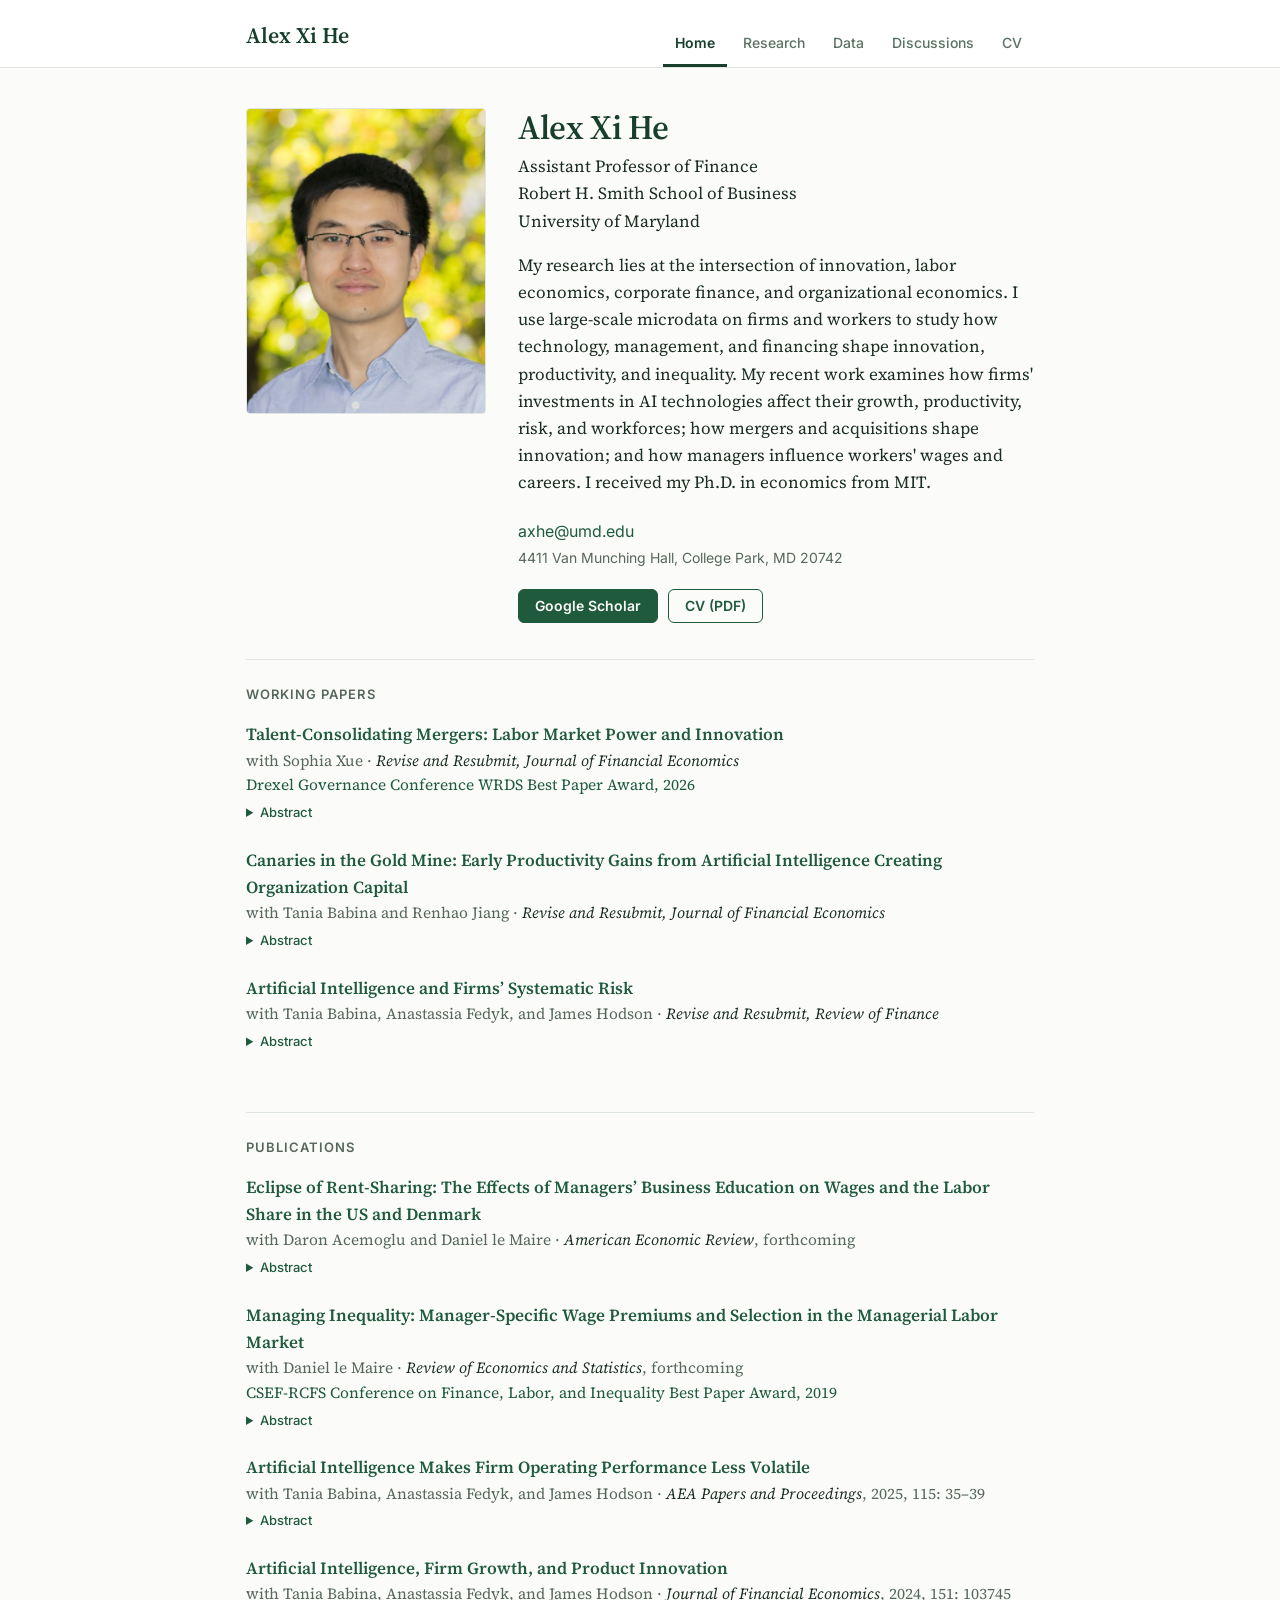
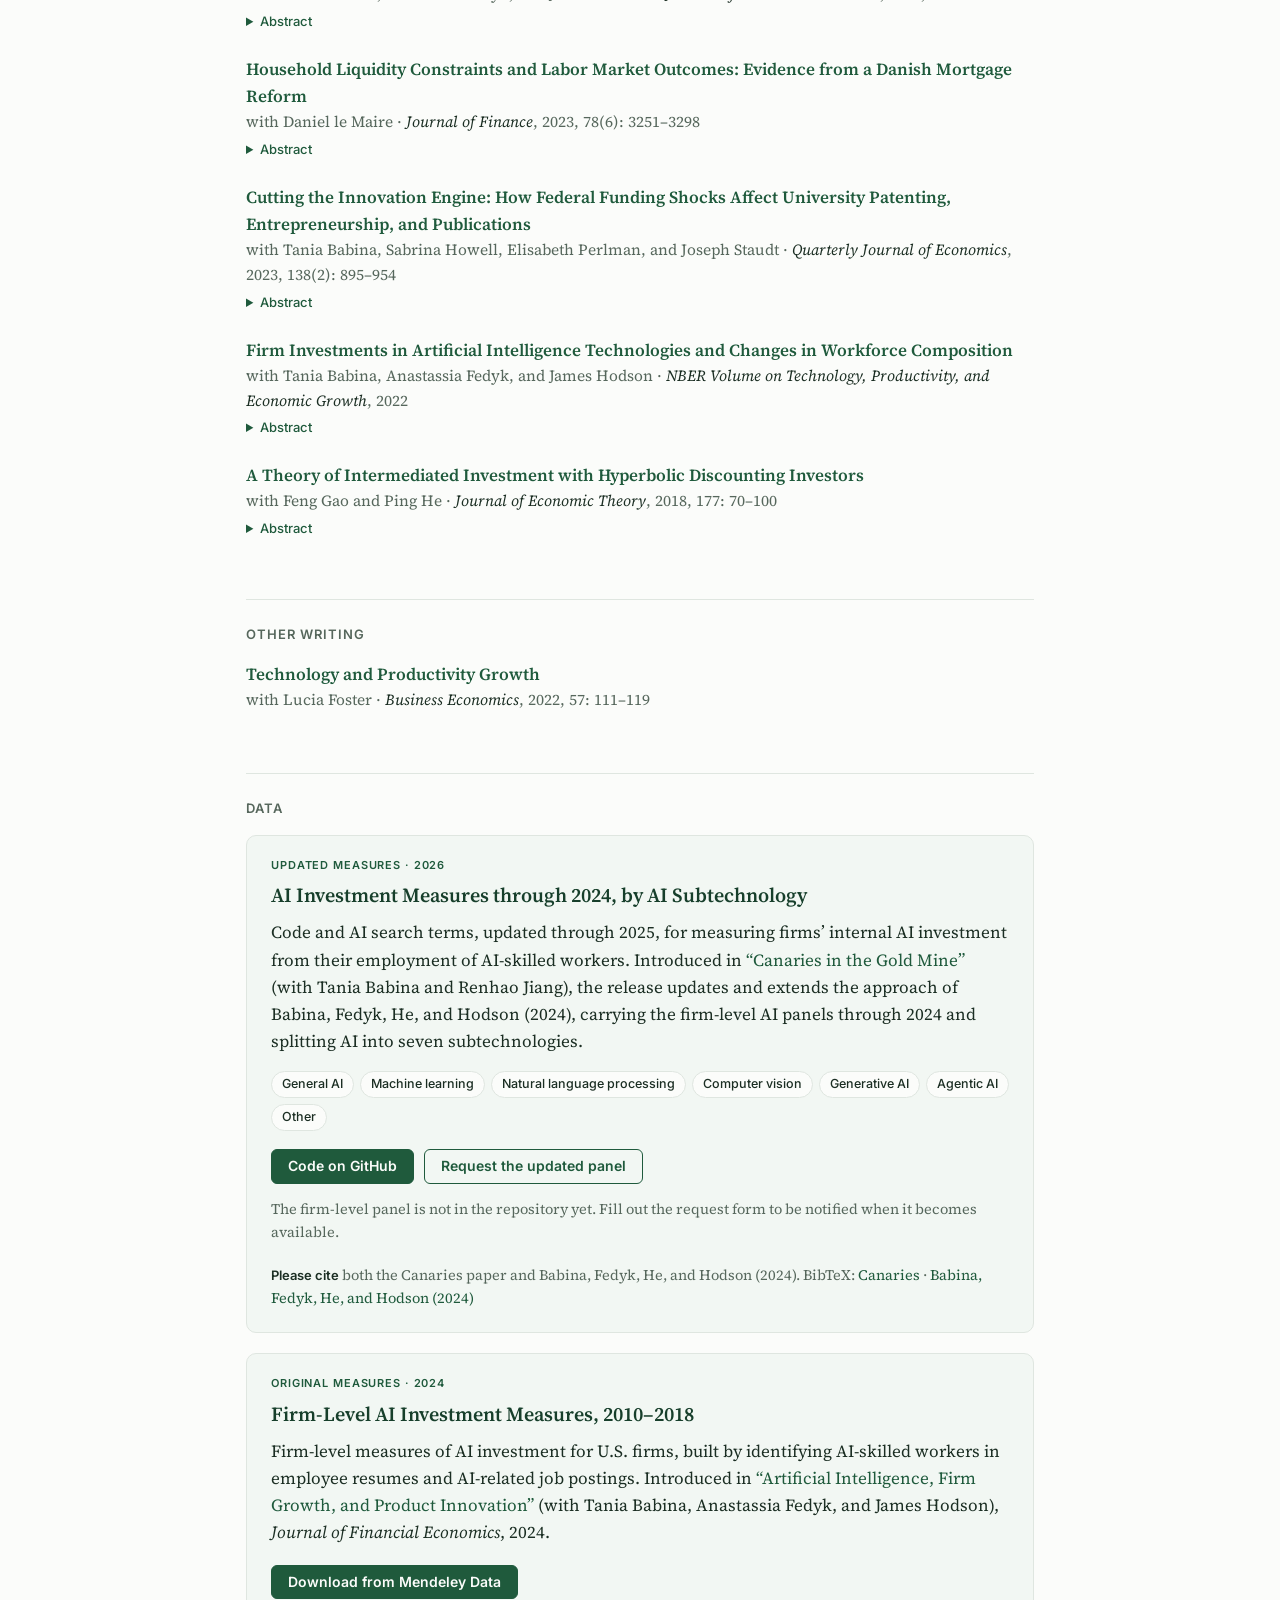
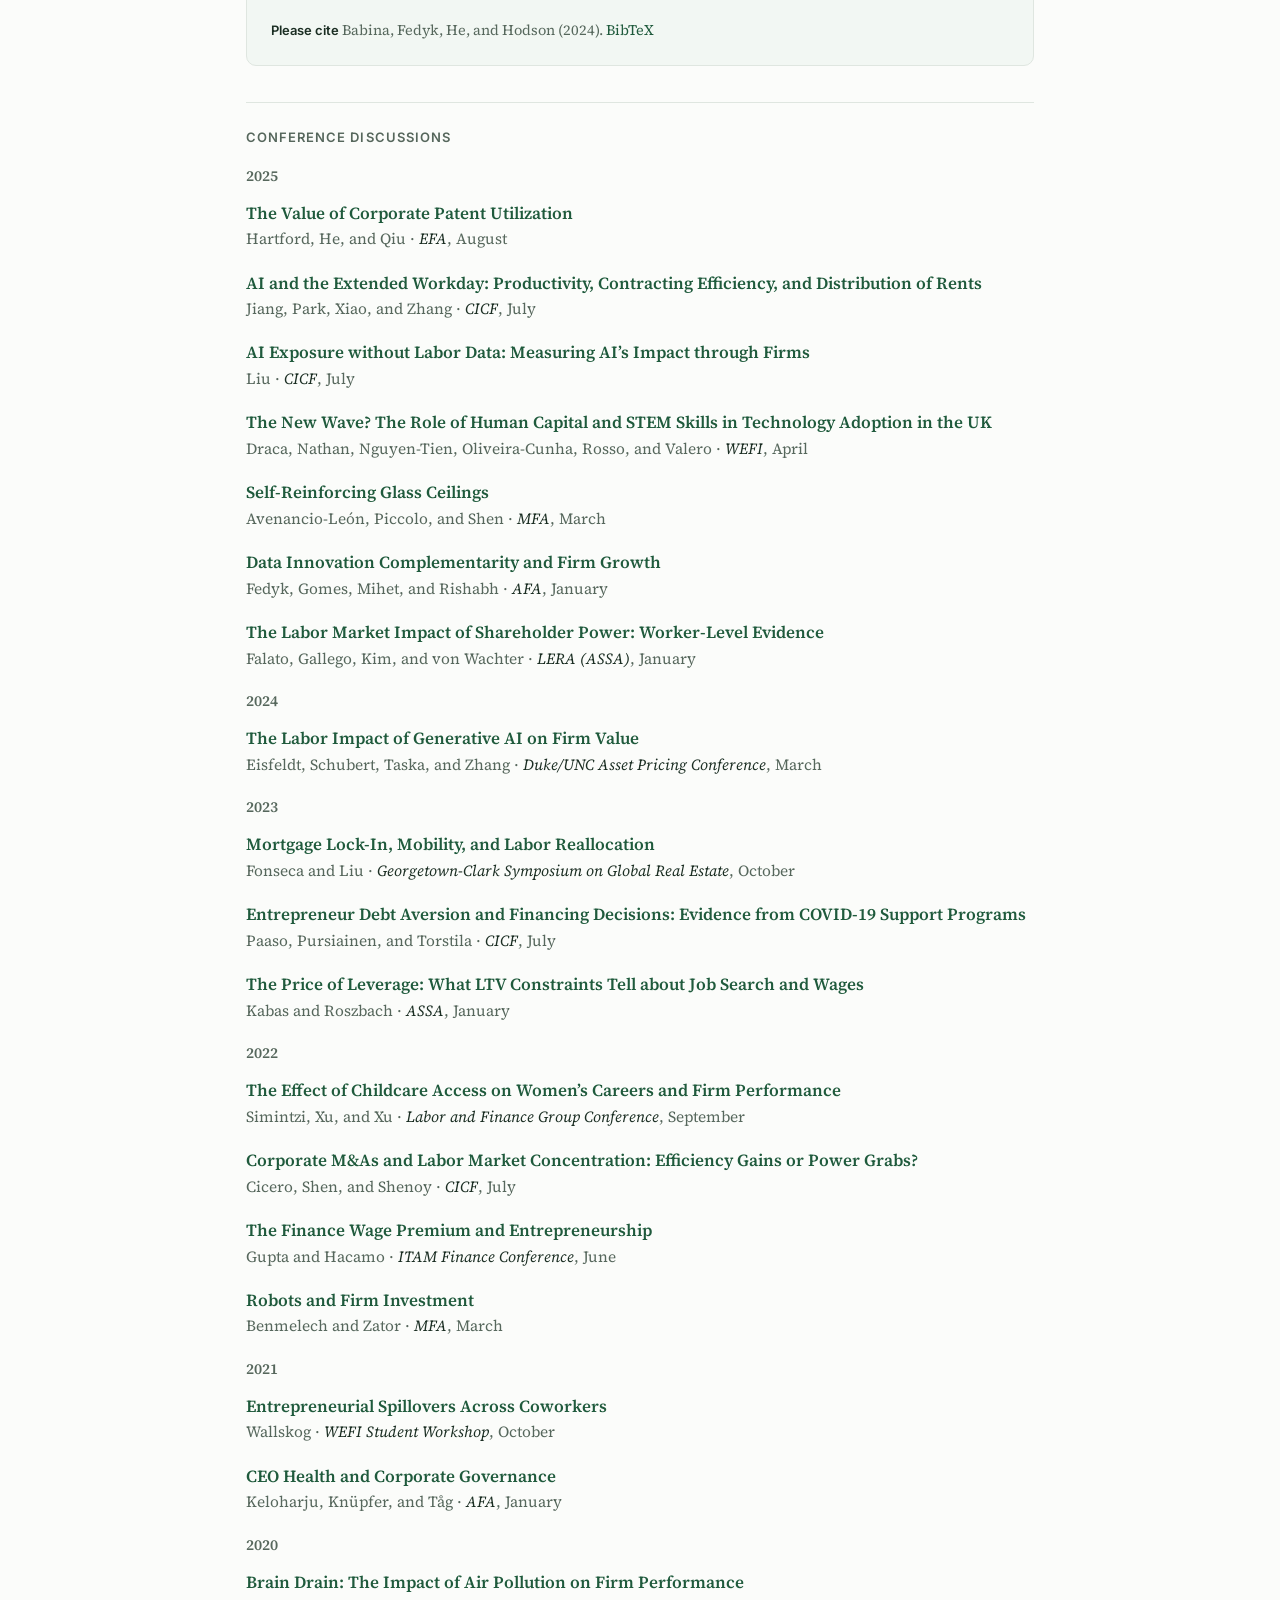
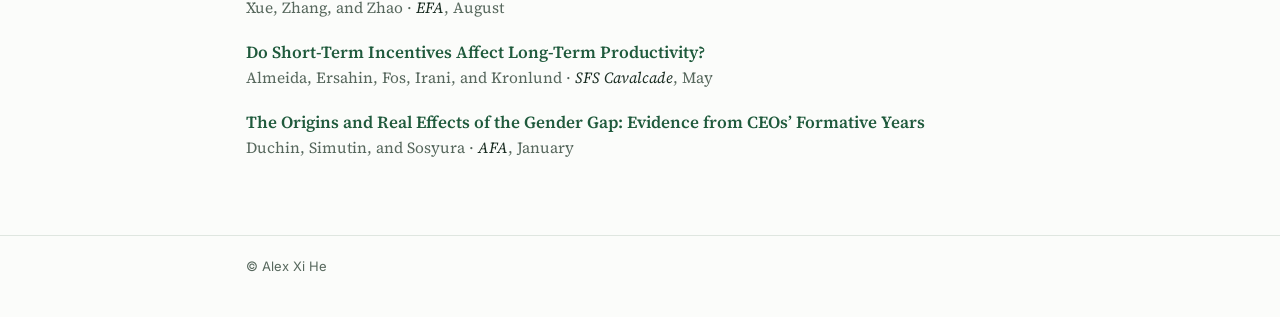
<file: index.html>
<!doctype html>
<html lang="en">
<head>
<meta charset="utf-8">
<meta name="viewport" content="width=device-width, initial-scale=1">
<title>Alex Xi He</title>
<meta name="description" content="Alex Xi He, Assistant Professor of Finance at the Robert H. Smith School of Business, University of Maryland.">
<link rel="preconnect" href="https://fonts.googleapis.com">
<link rel="preconnect" href="https://fonts.gstatic.com" crossorigin>
<link href="https://fonts.googleapis.com/css2?family=Source+Serif+4:ital,opsz,wght@0,8..60,400;0,8..60,600;1,8..60,400&family=Inter:wght@400;500;600&display=swap" rel="stylesheet">
<link rel="stylesheet" href="style.css">
</head>
<body>

<header class="site-head">
  <div class="wrap">
    <a class="site-name" href="#home">Alex Xi He</a>
    <nav class="tabs">
      <a class="active" href="#home">Home</a>
      <a href="#research">Research</a>
      <a href="#data">Data</a>
      <a href="#discussions">Discussions</a>
      <a href="cv.pdf">CV</a>
    </nav>
  </div>
</header>

<main class="wrap">
  <section id="home">
    <div class="intro">
      <img src="photo.jpg" alt="Alex Xi He" onerror="this.remove()">
      <div>
        <h1>Alex Xi He</h1>
        <p class="role">Assistant Professor of Finance<br>Robert H. Smith School of Business<br>University of Maryland</p>
        <p>My research lies at the intersection of innovation, labor economics, corporate finance, and organizational economics. I use large-scale microdata on firms and workers to study how technology, management, and financing shape innovation, productivity, and inequality. My recent work examines how firms' investments in AI technologies affect their growth, productivity, risk, and workforces; how mergers and acquisitions shape innovation; and how managers influence workers' wages and careers. I received my Ph.D. in economics from MIT.</p>
        <div class="contact">
          <div class="email"><a href="mailto:axhe@umd.edu">axhe@umd.edu</a></div>
          <div>4411 Van Munching Hall, College Park, MD 20742</div>
        </div>
        <div class="buttons">
          <a class="btn primary" href="https://scholar.google.com/citations?user=3Iqe1lYAAAAJ">Google Scholar</a>
          <a class="btn" href="cv.pdf">CV (PDF)</a>
        </div>
      </div>
    </div>
  </section>

  <section id="research">
    <h2>Working Papers</h2>

    <div class="paper">
      <a class="title" href="https://ssrn.com/abstract=5276596">Talent-Consolidating Mergers: Labor Market Power and Innovation</a>
      <div class="meta">with Sophia Xue · <span class="venue">Revise and Resubmit, Journal of Financial Economics</span></div>
      <div class="award">Drexel Governance Conference WRDS Best Paper Award, 2026</div>
      <details>
        <summary>Abstract</summary>
        <p>This paper argues that mergers that substantially increase firms' labor market power can weaken inventors' incentives to innovate by limiting the rents they capture from their innovations. We test this mechanism using linked employer-employee data from the U.S. Census Bureau. At both target and acquiring firms, inventors who experience large increases in concentration in already concentrated labor markets capture a smaller share of the surplus from their innovations and produce fewer patents, particularly high-quality ones; they also have lower earnings and become less likely to change jobs after the merger. Inventors at non-merging firms likewise experience declines in patenting and earnings when mergers increase concentration in their labor markets. Our results are robust to comparing inventors within the same firm across technological fields and to controlling for field-specific shocks, and we find no comparable effects around failed mergers. Taken together, our findings show that labor market power shapes inventors' incentives and productivity and constitutes an overlooked channel through which M&amp;As affect innovation.</p>
      </details>
    </div>

    <div class="paper">
      <a class="title" href="https://ssrn.com/abstract=7345627">Canaries in the Gold Mine: Early Productivity Gains from Artificial Intelligence Creating Organization Capital</a>
      <div class="meta">with Tania Babina and Renhao Jiang · <span class="venue">Revise and Resubmit, Journal of Financial Economics</span></div>
      <details>
        <summary>Abstract</summary>
        <p>Using a new firm-level measure of AI investment based on AI-skilled employment, spanning machine learning through generative and agentic AI, we show that AI investments are associated with productivity growth in recent years, but not over the previous decade. We trace the productivity gains to the accumulation of organization capital that AI helps create: durable firm-specific knowledge acquired through learning-by-doing that enables more efficient production. We build a novel measure of organization capital based on workers' job descriptions and document that productivity gains are driven by AI-skilled jobs that build organization capital. Overall, our findings suggest that AI investment generates productivity growth by creating organization capital.</p>
      </details>
    </div>

    <div class="paper">
      <a class="title" href="https://ssrn.com/abstract=4868770">Artificial Intelligence and Firms’ Systematic Risk</a>
      <div class="meta">with Tania Babina, Anastassia Fedyk, and James Hodson · <span class="venue">Revise and Resubmit, Review of Finance</span></div>
      <details>
        <summary>Abstract</summary>
        <p>We provide direct evidence that firms' investments in new technologies affect the composition of firms' risk profiles. Leveraging comprehensive data on firm-level artificial intelligence (AI) investments, we document that firms that invest more in AI experience increases in their systematic risk, measured by market beta. This is unique to AI: robotics, IT, organizational capital, and R&amp;D investments do not display similar effects. Our results are consistent with AI investments creating growth options: AI-investing firms become more growth-like, and the effect on market betas concentrates during market upswings and periods of increased news and attention around AI advances.</p>
      </details>
    </div>
  </section>

  <section>
    <h2>Publications</h2>

    <div class="paper">
      <a class="title" href="https://ssrn.com/abstract=4059303">Eclipse of Rent-Sharing: The Effects of Managers’ Business Education on Wages and the Labor Share in the US and Denmark</a>
      <div class="meta">with Daron Acemoglu and Daniel le Maire · <span class="venue">American Economic Review</span>, forthcoming</div>
      <details>
        <summary>Abstract</summary>
        <p>We provide evidence from the US and Denmark that CEOs with a business degree (“business managers”) reduce wages and the labor share (relative to non-business managers). Within five years of the appointment of a business manager, wages decline by 6% and the labor share by 5 percentage points in the US, and by 3% and 3 percentage points in Denmark. Firms appointing business managers are not on differential trends and do not enjoy higher output, investment, or employment growth thereafter. Using manager retirements and deaths and an IV strategy based on the composition of the board of directors at the time of new CEO appointments, we present additional evidence that these are causal effects. Exploiting exogenous export demand shocks, we establish that a key mechanism for these wage effects is changes in rent-sharing practices following the appointment of business managers and provide evidence suggesting that these effects are driven by business managers prioritizing shareholder value.</p>
      </details>
    </div>

    <div class="paper">
      <a class="title" href="https://ssrn.com/abstract=3481262">Managing Inequality: Manager-Specific Wage Premiums and Selection in the Managerial Labor Market</a>
      <div class="meta">with Daniel le Maire · <span class="venue">Review of Economics and Statistics</span>, forthcoming</div>
      <div class="award">CSEF-RCFS Conference on Finance, Labor, and Inequality Best Paper Award, 2019</div>
      <details>
        <summary>Abstract</summary>
        <p>This paper uses a manager-firm-worker matched dataset covering the entire Danish population to identify manager effects on worker wages. We show that manager-specific wage premiums are almost as important as firm-specific wage premiums in explaining between-firm wage inequality. Managers who pay higher wages are more likely to be replaced through acquisitions. Manager-specific wage premiums are uncorrelated with productivity and seem to stem from managers’ traits and fairness views. Our results highlight the role of managers in understanding between-firm wage inequality and suggest that the managerial labor market tends to select low-paying managers and redistribute wealth from workers to shareholders.</p>
      </details>
    </div>

    <div class="paper">
      <a class="title" href="aeapp.pdf">Artificial Intelligence Makes Firm Operating Performance Less Volatile</a>
      <div class="meta">with Tania Babina, Anastassia Fedyk, and James Hodson · <span class="venue">AEA Papers and Proceedings</span>, 2025, 115: 35–39</div>
      <details>
        <summary>Abstract</summary>
        <p>How does artificial intelligence (AI) affect the volatility of firms' operational performance? We leverage detailed employer-employee data to link firm-level AI investments to the volatility of firm sales, earnings, and cash flows. Our results indicate that firms that invest more in AI experience reductions in the volatility of all three measures of operational performance compared to firms with lower AI investments. This finding highlights how adoption of technologies such as AI can benefit firms not only by increasing the first moment of their operational performance (e.g., raising sales) but also by reducing the second moment (lowering volatility).</p>
      </details>
    </div>

    <div class="paper">
      <a class="title" href="jfe.pdf">Artificial Intelligence, Firm Growth, and Product Innovation</a>
      <div class="meta">with Tania Babina, Anastassia Fedyk, and James Hodson · <span class="venue">Journal of Financial Economics</span>, 2024, 151: 103745</div>
      <details>
        <summary>Abstract</summary>
        <p>We study the use and economic impact of AI technologies. We propose a new measure of firm-level AI investments using employee resumes. Our measure reveals a stark increase in AI investments across sectors. AI-investing firms experience higher growth in sales, employment, and market valuations. This growth comes primarily through increased product innovation. Our results are robust to instrumenting AI investments using firms’ exposure to universities’ supply of AI graduates. AI-powered growth concentrates among larger firms and is associated with higher industry concentration. Our results highlight that new technologies like AI can contribute to growth and superstar firms through product innovation.</p>
      </details>
    </div>

    <div class="paper">
      <a class="title" href="jf.pdf">Household Liquidity Constraints and Labor Market Outcomes: Evidence from a Danish Mortgage Reform</a>
      <div class="meta">with Daniel le Maire · <span class="venue">Journal of Finance</span>, 2023, 78(6): 3251–3298</div>
      <details>
        <summary>Abstract</summary>
        <p>We study the causal effect of liquidity constraints on individual labor market outcomes by exploiting the 1992 mortgage reform in Denmark, which for the first time allowed homeowners to borrow against housing equity for nonhousing purposes. Following the reform, liquidity-constrained homeowners increased debt levels and had higher earnings growth and lower employment rates. The option to borrow against housing equity enabled liquidity-constrained individuals to move to high-wage jobs and invest in valuable human and physical capital. The results imply that relaxing household liquidity constraints during recessions can create better job matches, potentially increasing earnings and output in the longer run.</p>
      </details>
    </div>

    <div class="paper">
      <a class="title" href="qje.pdf">Cutting the Innovation Engine: How Federal Funding Shocks Affect University Patenting, Entrepreneurship, and Publications</a>
      <div class="meta">with Tania Babina, Sabrina Howell, Elisabeth Perlman, and Joseph Staudt · <span class="venue">Quarterly Journal of Economics</span>, 2023, 138(2): 895–954</div>
      <details>
        <summary>Abstract</summary>
        <p>This article studies how federal funding affects the innovation outputs of university researchers. We link person-level research grants from 22 universities to patents, publications, and career outcomes from the U.S. Census Bureau. We focus on the effects of large, idiosyncratic, and temporary cuts to federal funding in a researcher’s preexisting narrow field of study. Using an event study design, we document that these negative federal funding shocks reduce high-tech entrepreneurship and publications but increase patenting. The lost publications tend to be higher quality and more basic, whereas the additional patents tend to be lower quality, less general, and more often privately assigned. These federal funding cuts lead to an increase in private funding, which partially compensates for the decline in federal funding. Together with evidence from industry-university contracts, the results suggest that federal funding cuts shift university research funding from federal to private sources and lead to innovation outputs that are less openly accessible and more often appropriated by corporate funders.</p>
      </details>
    </div>

    <div class="paper">
      <a class="title" href="nber.pdf">Firm Investments in Artificial Intelligence Technologies and Changes in Workforce Composition</a>
      <div class="meta">with Tania Babina, Anastassia Fedyk, and James Hodson · <span class="venue">NBER Volume on Technology, Productivity, and Economic Growth</span>, 2022</div>
      <details>
        <summary>Abstract</summary>
        <p>We study the shifts in U.S. firms’ workforce composition and organization associated with the use of AI technologies. To do so, we leverage a unique combination of worker resume and job postings datasets to measure firm-level AI investments and workforce composition variables, such as educational attainment, specialization, and hierarchy. We document that firms with higher initial shares of highly educated workers and STEM workers invest more in AI. As firms invest in AI, they tend to transition to more educated workforces, with higher shares of workers with undergraduate and graduate degrees, and more specialization in STEM fields and IT and analysis skills. Furthermore, AI investments are associated with a flattening of the firms’ hierarchical structure, with significant increases in the share of workers at the junior level and decreases in shares of workers in middle-management and senior roles. Overall, our results highlight that adoption of AI technologies are associated with significant reorganization of firms’ workforces.</p>
      </details>
    </div>

    <div class="paper">
      <a class="title" href="jet.pdf">A Theory of Intermediated Investment with Hyperbolic Discounting Investors</a>
      <div class="meta">with Feng Gao and Ping He · <span class="venue">Journal of Economic Theory</span>, 2018, 177: 70–100</div>
      <details>
        <summary>Abstract</summary>
        <p>Financial intermediaries may reduce welfare losses caused by hyperbolic discounting investors, who may liquidate their investment prematurely when the liquidation cost is low. In a competitive equilibrium, sophisticated investors are offered contracts with perfect commitment, and first best results are achieved; naïve investors are attracted by contracts that offer seemingly attractive returns in the long run but introduce discontinuous penalties for early withdrawal. If the investor types are private information, naïve investors withdraw early and cross-subsidize sophisticated investors. When a secondary market for long-term contracts opens for trading, financial intermediaries are compelled to offer contracts that have more flexible withdrawal options with linear schemes, and the welfare of naïve investors is improved. Arbitrage-free linear contracts allow for a unique term structure for interest rates that includes a premium for naïveté. Solvency requirements may limit competition for contracts and result in positive profits; banks that have capital are able to compete more aggressively, which improves investor welfare.</p>
      </details>
    </div>
  </section>

  <section>
    <h2>Other Writing</h2>
    <div class="paper">
      <a class="title" href="https://link.springer.com/article/10.1057/s11369-022-00262-7">Technology and Productivity Growth</a>
      <div class="meta">with Lucia Foster · <span class="venue">Business Economics</span>, 2022, 57: 111–119</div>
    </div>
  </section>

  <section id="data">
    <h2>Data</h2>

    <article class="dataset">
      <div class="kicker">Updated measures · 2026</div>
      <h3>AI Investment Measures through 2024, by AI Subtechnology</h3>
      <p>Code and AI search terms, updated through 2025, for measuring firms’ internal AI investment from their employment of AI-skilled workers. Introduced in <a href="https://ssrn.com/abstract=7345627">“Canaries in the Gold Mine”</a> (with Tania Babina and Renhao Jiang), the release updates and extends the approach of Babina, Fedyk, He, and Hodson (2024), carrying the firm-level AI panels through 2024 and splitting AI into seven subtechnologies.</p>
      <ul class="chips" aria-label="AI subtechnologies">
        <li>General AI</li><li>Machine learning</li><li>Natural language processing</li><li>Computer vision</li><li>Generative AI</li><li>Agentic AI</li><li>Other</li>
      </ul>
      <div class="buttons">
        <a class="btn primary" href="https://github.com/jrhao7/AI_productivity_replication">Code on GitHub</a>
        <a class="btn" href="https://docs.google.com/forms/d/1leNfi-6tRVNN--zjFR3mG8QoM46LSvpkQM6f9YpAtvI">Request the updated panel</a>
      </div>
      <p class="note">The firm-level panel is not in the repository yet. Fill out the request form to be notified when it becomes available.</p>
      <p class="cite"><span>Please cite</span> both the Canaries paper and Babina, Fedyk, He, and Hodson (2024). BibTeX: <a href="https://www.dropbox.com/scl/fi/vykez2d1gvylpv8ppl3wu/canaries.txt?rlkey=wlh3em7mu46xulg10yu5881b9&amp;dl=0">Canaries</a> · <a href="https://www.dropbox.com/scl/fi/y9ppdwrodptkkbmgns4ln/AI_1.txt?rlkey=xsd3hp9t7hijnbv5fkjr1rtb1&amp;st=9rz96a3j&amp;dl=0">Babina, Fedyk, He, and Hodson (2024)</a></p>
    </article>

    <article class="dataset">
      <div class="kicker">Original measures · 2024</div>
      <h3>Firm-Level AI Investment Measures, 2010–2018</h3>
      <p>Firm-level measures of AI investment for U.S. firms, built by identifying AI-skilled workers in employee resumes and AI-related job postings. Introduced in <a href="jfe.pdf">“Artificial Intelligence, Firm Growth, and Product Innovation”</a> (with Tania Babina, Anastassia Fedyk, and James Hodson), <em>Journal of Financial Economics</em>, 2024.</p>
      <div class="buttons">
        <a class="btn primary" href="https://data.mendeley.com/datasets/s26kxvspn7/2">Download from Mendeley Data</a>
      </div>
      <p class="cite"><span>Please cite</span> Babina, Fedyk, He, and Hodson (2024). <a href="https://www.dropbox.com/scl/fi/y9ppdwrodptkkbmgns4ln/AI_1.txt?rlkey=xsd3hp9t7hijnbv5fkjr1rtb1&amp;st=9rz96a3j&amp;dl=0">BibTeX</a></p>
    </article>
  </section>

  <section id="discussions">
    <h2>Conference Discussions</h2>
    <h3 class="year">2025</h3>
    <ol class="discussions">
      <li>
        <a class="title" href="discussions/EFA_discussion_HE.pdf">The Value of Corporate Patent Utilization</a>
        <div class="meta">Hartford, He, and Qiu · <span class="venue">EFA</span>, August</div>
      </li>
      <li>
        <a class="title" href="discussions/CICF_discussion_HE_1.pdf">AI and the Extended Workday: Productivity, Contracting Efficiency, and Distribution of Rents</a>
        <div class="meta">Jiang, Park, Xiao, and Zhang · <span class="venue">CICF</span>, July</div>
      </li>
      <li>
        <a class="title" href="discussions/CICF_discussion_HE_2.pdf">AI Exposure without Labor Data: Measuring AI’s Impact through Firms</a>
        <div class="meta">Liu · <span class="venue">CICF</span>, July</div>
      </li>
      <li>
        <a class="title" href="discussions/WEFI_discussion_HE.pdf">The New Wave? The Role of Human Capital and STEM Skills in Technology Adoption in the UK</a>
        <div class="meta">Draca, Nathan, Nguyen-Tien, Oliveira-Cunha, Rosso, and Valero · <span class="venue">WEFI</span>, April</div>
      </li>
      <li>
        <a class="title" href="discussions/MFA_discussion_HE%202.pdf">Self-Reinforcing Glass Ceilings</a>
        <div class="meta">Avenancio-León, Piccolo, and Shen · <span class="venue">MFA</span>, March</div>
      </li>
      <li>
        <a class="title" href="discussions/AFA_discussion_HE.pdf">Data Innovation Complementarity and Firm Growth</a>
        <div class="meta">Fedyk, Gomes, Mihet, and Rishabh · <span class="venue">AFA</span>, January</div>
      </li>
      <li>
        <a class="title" href="discussions/LERA_discussion_HE.pdf">The Labor Market Impact of Shareholder Power: Worker-Level Evidence</a>
        <div class="meta">Falato, Gallego, Kim, and von Wachter · <span class="venue">LERA (ASSA)</span>, January</div>
      </li>
    </ol>
    <h3 class="year">2024</h3>
    <ol class="discussions">
      <li>
        <a class="title" href="discussions/Duke_discussion_HE.pdf">The Labor Impact of Generative AI on Firm Value</a>
        <div class="meta">Eisfeldt, Schubert, Taska, and Zhang · <span class="venue">Duke/UNC Asset Pricing Conference</span>, March</div>
      </li>
    </ol>
    <h3 class="year">2023</h3>
    <ol class="discussions">
      <li>
        <a class="title" href="discussions/Georgetown_discussion_HE.pdf">Mortgage Lock-In, Mobility, and Labor Reallocation</a>
        <div class="meta">Fonseca and Liu · <span class="venue">Georgetown-Clark Symposium on Global Real Estate</span>, October</div>
      </li>
      <li>
        <a class="title" href="discussions/CICF_discussion_HE%202.pdf">Entrepreneur Debt Aversion and Financing Decisions: Evidence from COVID-19 Support Programs</a>
        <div class="meta">Paaso, Pursiainen, and Torstila · <span class="venue">CICF</span>, July</div>
      </li>
      <li>
        <a class="title" href="discussions/AEA_discussion_HE.pdf">The Price of Leverage: What LTV Constraints Tell about Job Search and Wages</a>
        <div class="meta">Kabas and Roszbach · <span class="venue">ASSA</span>, January</div>
      </li>
    </ol>
    <h3 class="year">2022</h3>
    <ol class="discussions">
      <li>
        <a class="title" href="discussions/LFG_discussion_HE.pdf">The Effect of Childcare Access on Women’s Careers and Firm Performance</a>
        <div class="meta">Simintzi, Xu, and Xu · <span class="venue">Labor and Finance Group Conference</span>, September</div>
      </li>
      <li>
        <a class="title" href="discussions/CICF_discussion_HE.pdf">Corporate M&amp;As and Labor Market Concentration: Efficiency Gains or Power Grabs?</a>
        <div class="meta">Cicero, Shen, and Shenoy · <span class="venue">CICF</span>, July</div>
      </li>
      <li>
        <a class="title" href="discussions/ITAM_discussion_HE.pdf">The Finance Wage Premium and Entrepreneurship</a>
        <div class="meta">Gupta and Hacamo · <span class="venue">ITAM Finance Conference</span>, June</div>
      </li>
      <li>
        <a class="title" href="discussions/MFA_discussion_HE.pdf">Robots and Firm Investment</a>
        <div class="meta">Benmelech and Zator · <span class="venue">MFA</span>, March</div>
      </li>
    </ol>
    <h3 class="year">2021</h3>
    <ol class="discussions">
      <li>
        <a class="title" href="discussions/WEFI_discussion.pdf">Entrepreneurial Spillovers Across Coworkers</a>
        <div class="meta">Wallskog · <span class="venue">WEFI Student Workshop</span>, October</div>
      </li>
      <li>
        <a class="title" href="discussions/AFA_discussion.pdf">CEO Health and Corporate Governance</a>
        <div class="meta">Keloharju, Knüpfer, and Tåg · <span class="venue">AFA</span>, January</div>
      </li>
    </ol>
    <h3 class="year">2020</h3>
    <ol class="discussions">
      <li>
        <a class="title" href="discussions/EFA_discussion.pdf">Brain Drain: The Impact of Air Pollution on Firm Performance</a>
        <div class="meta">Xue, Zhang, and Zhao · <span class="venue">EFA</span>, August</div>
      </li>
      <li>
        <a class="title" href="discussions/SFS_discussion_Almeida.pdf">Do Short-Term Incentives Affect Long-Term Productivity?</a>
        <div class="meta">Almeida, Ersahin, Fos, Irani, and Kronlund · <span class="venue">SFS Cavalcade</span>, May</div>
      </li>
      <li>
        <a class="title" href="discussions/AFA_discussion_Sosyura.pdf">The Origins and Real Effects of the Gender Gap: Evidence from CEOs’ Formative Years</a>
        <div class="meta">Duchin, Simutin, and Sosyura · <span class="venue">AFA</span>, January</div>
      </li>
    </ol>
  </section>

</main>

<footer>
  <div class="wrap">© Alex Xi He</div>
</footer>

<script>
  // Highlight the tab for the section currently in view.
  const tabs = document.querySelectorAll('.tabs a[href^="#"]');
  const sections = [...tabs].map(a => document.querySelector(a.getAttribute('href')));
  function update() {
    const y = window.scrollY + 120;
    let i = 0;
    sections.forEach((s, k) => { if (s.offsetTop <= y) i = k; });
    if (window.innerHeight + window.scrollY >= document.body.scrollHeight - 2) i = sections.length - 1;
    tabs.forEach((a, k) => a.classList.toggle('active', k === i));
  }
  addEventListener('scroll', update, { passive: true });
  update();
</script>

<script>
  // Count PDF opens (papers, CV, discussion slides) as GoatCounter events.
  document.addEventListener('click', e => {
    const a = e.target.closest('a[href$=".pdf"]');
    if (a && window.goatcounter && window.goatcounter.count)
      window.goatcounter.count({ path: decodeURIComponent(a.getAttribute('href')), title: a.textContent.trim(), event: true });
  });
</script>
<script data-goatcounter="https://alexxihe.goatcounter.com/count" async src="https://gc.zgo.at/count.js"></script>
</body>
</html>
</file>
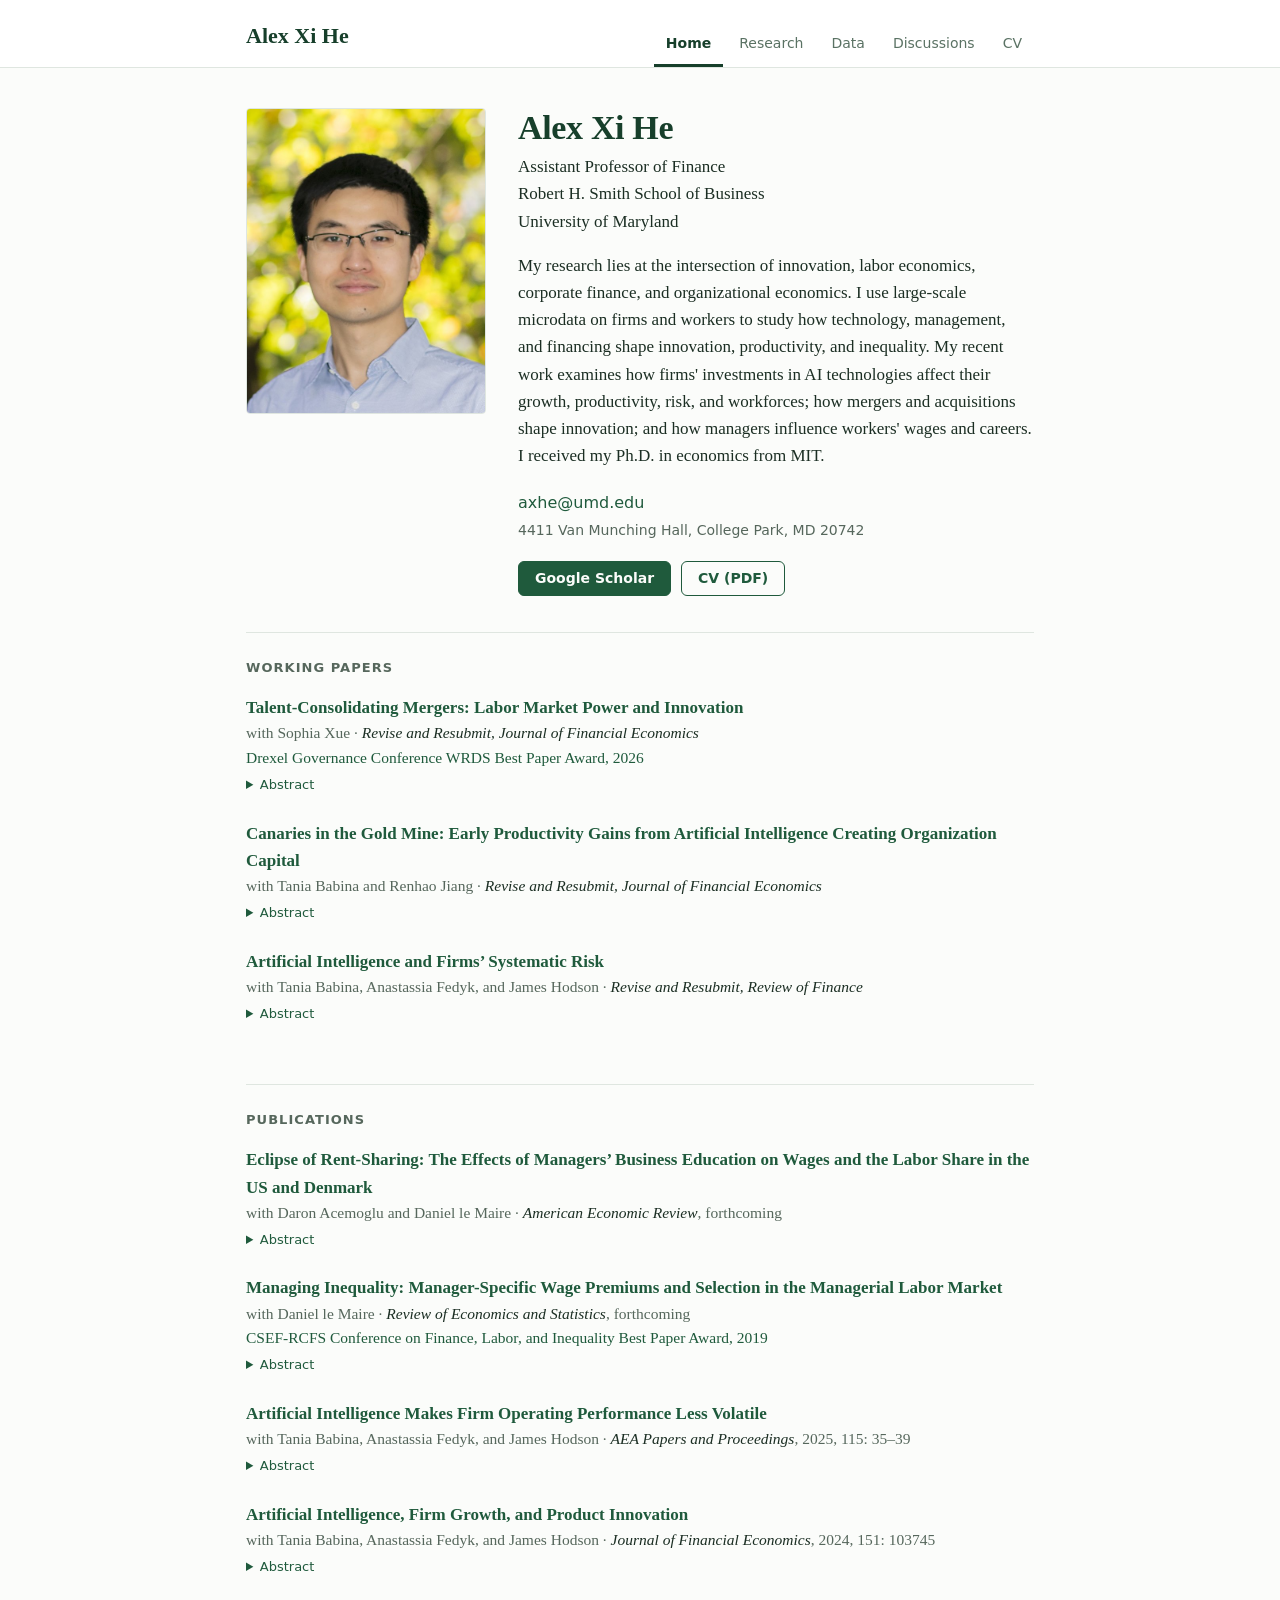
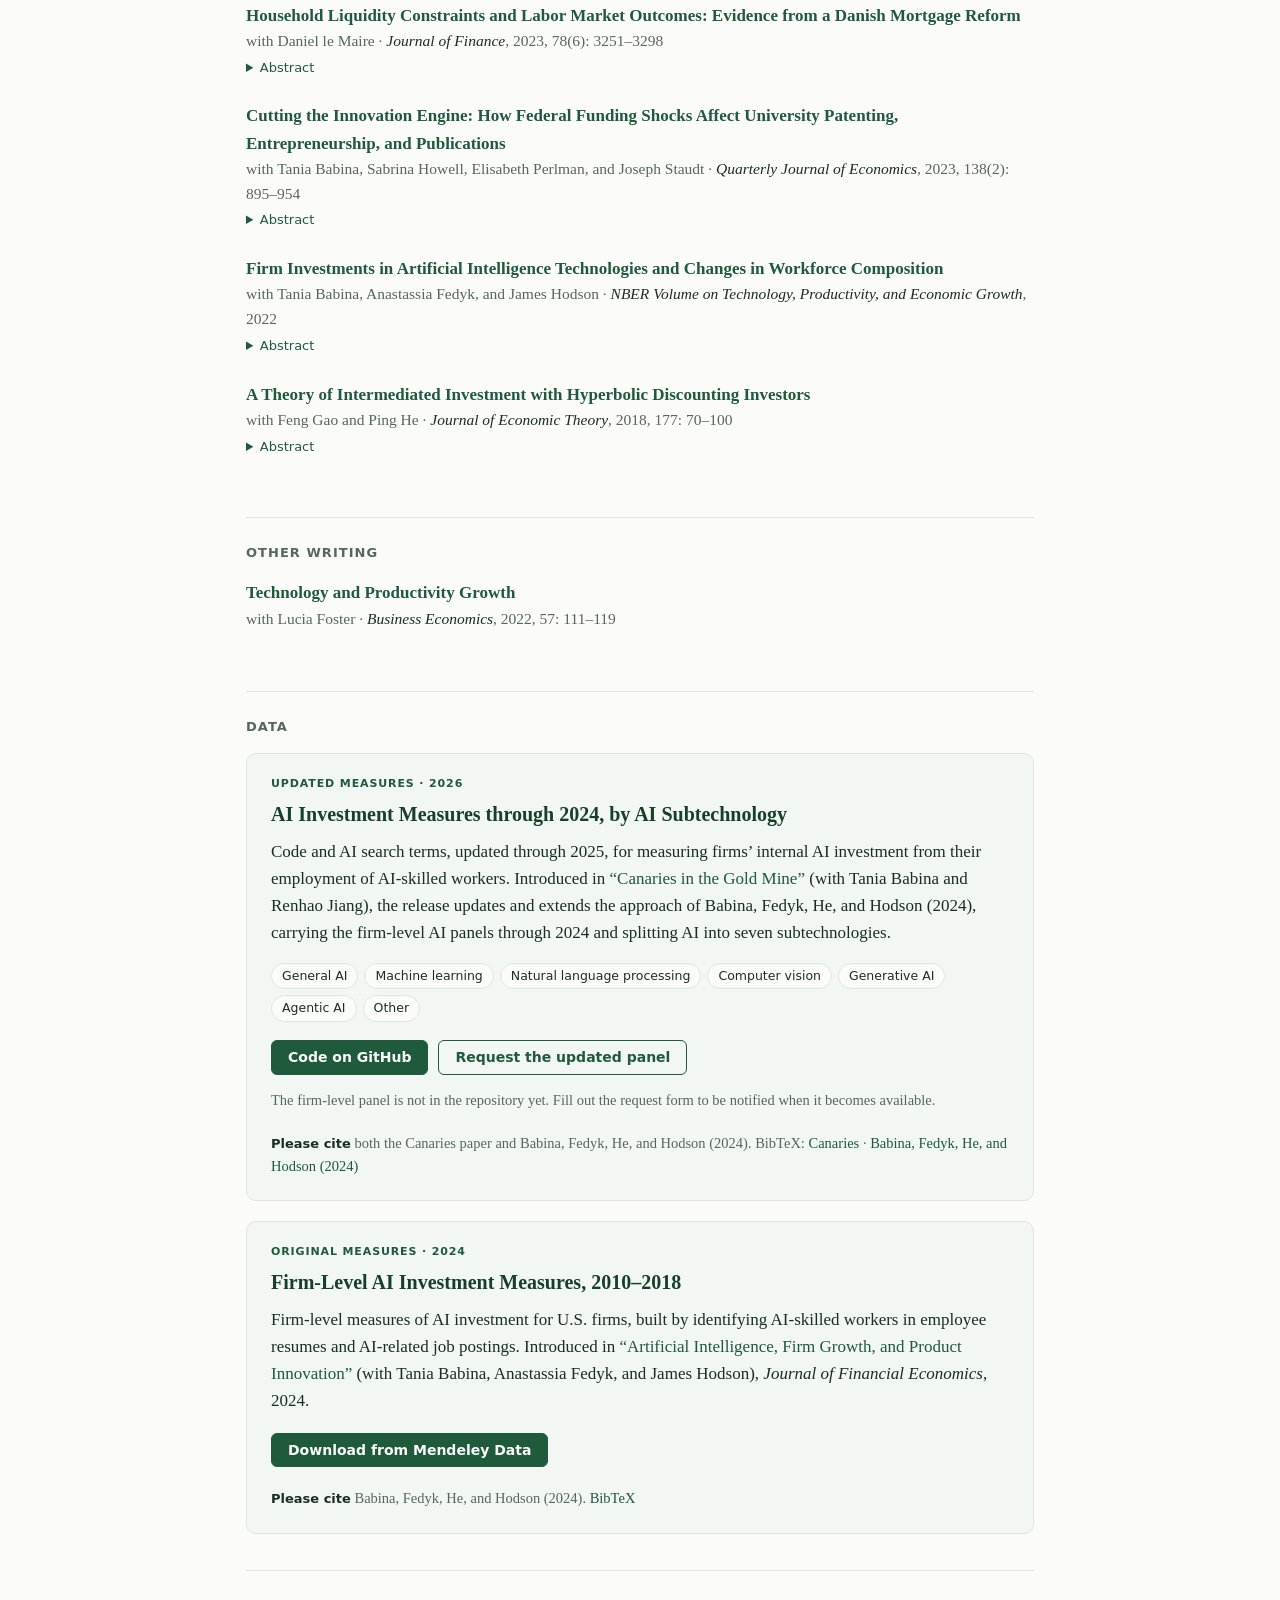
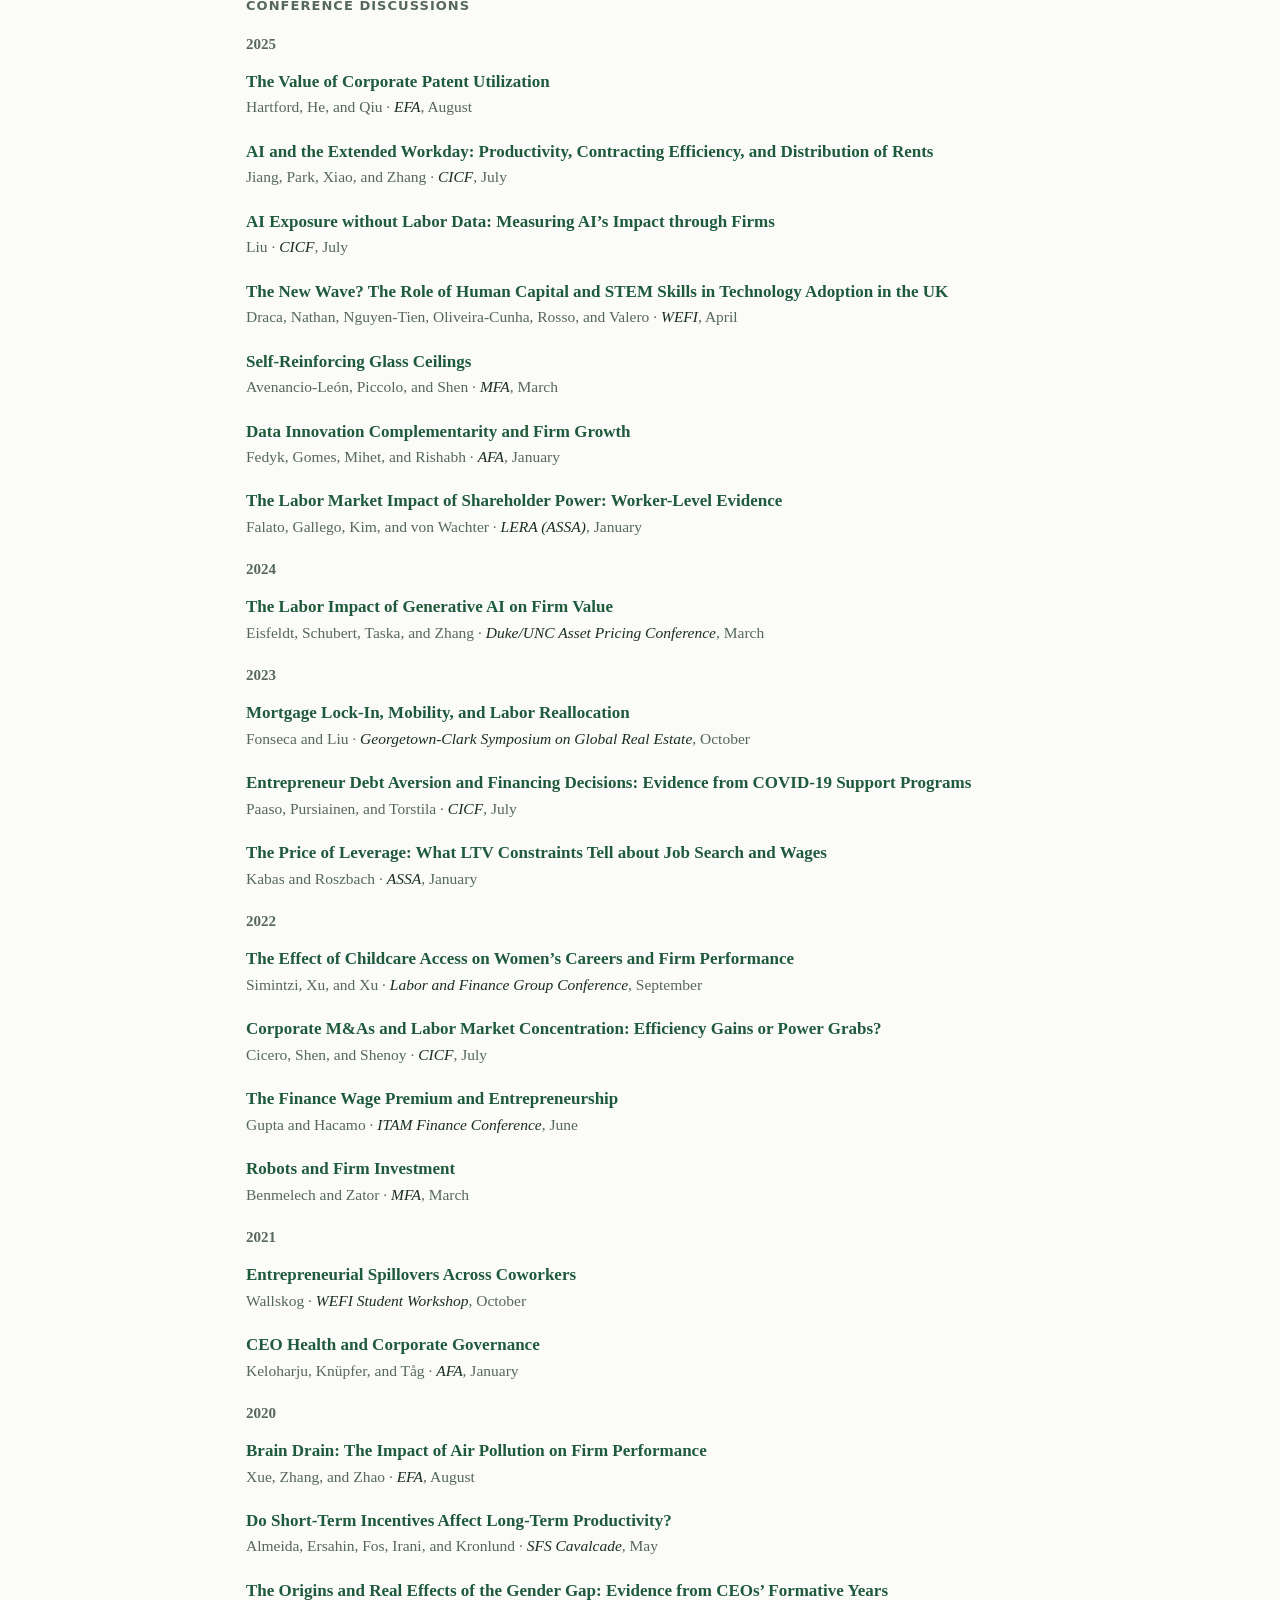
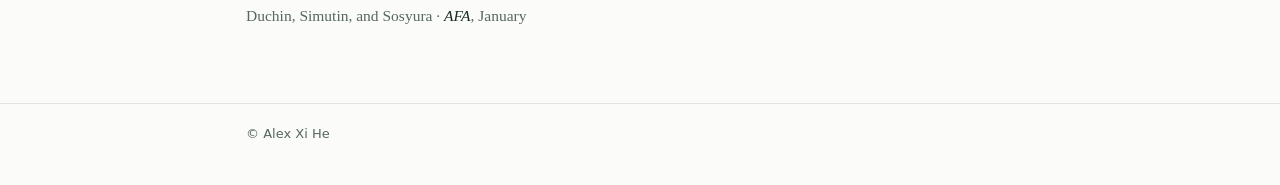
<file: research.html>
<!doctype html>
<html lang="en">
<head>
<meta charset="utf-8">
<title>Research · Alex Xi He</title>
<meta http-equiv="refresh" content="0; url=./#research">
<link rel="canonical" href="./#research">
</head>
<body><a href="./#research">Research</a></body>
</html>
</file>
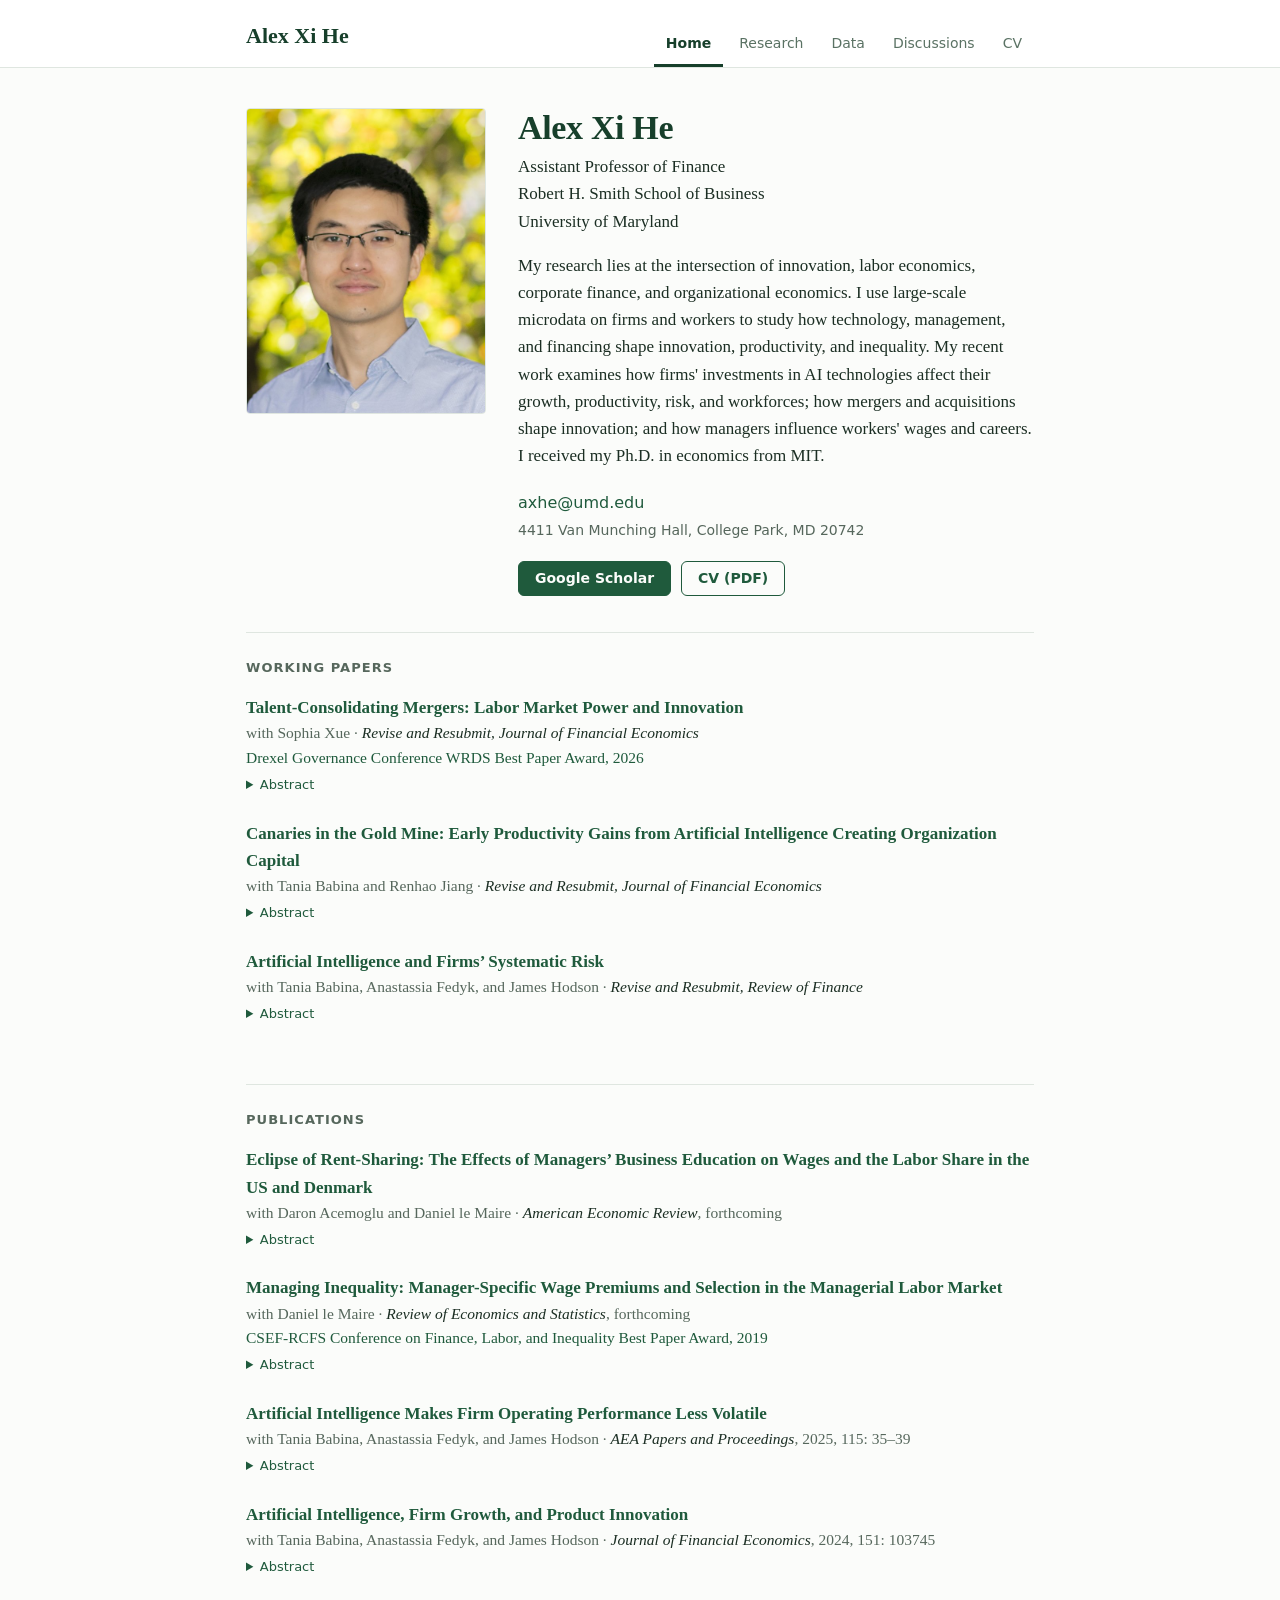
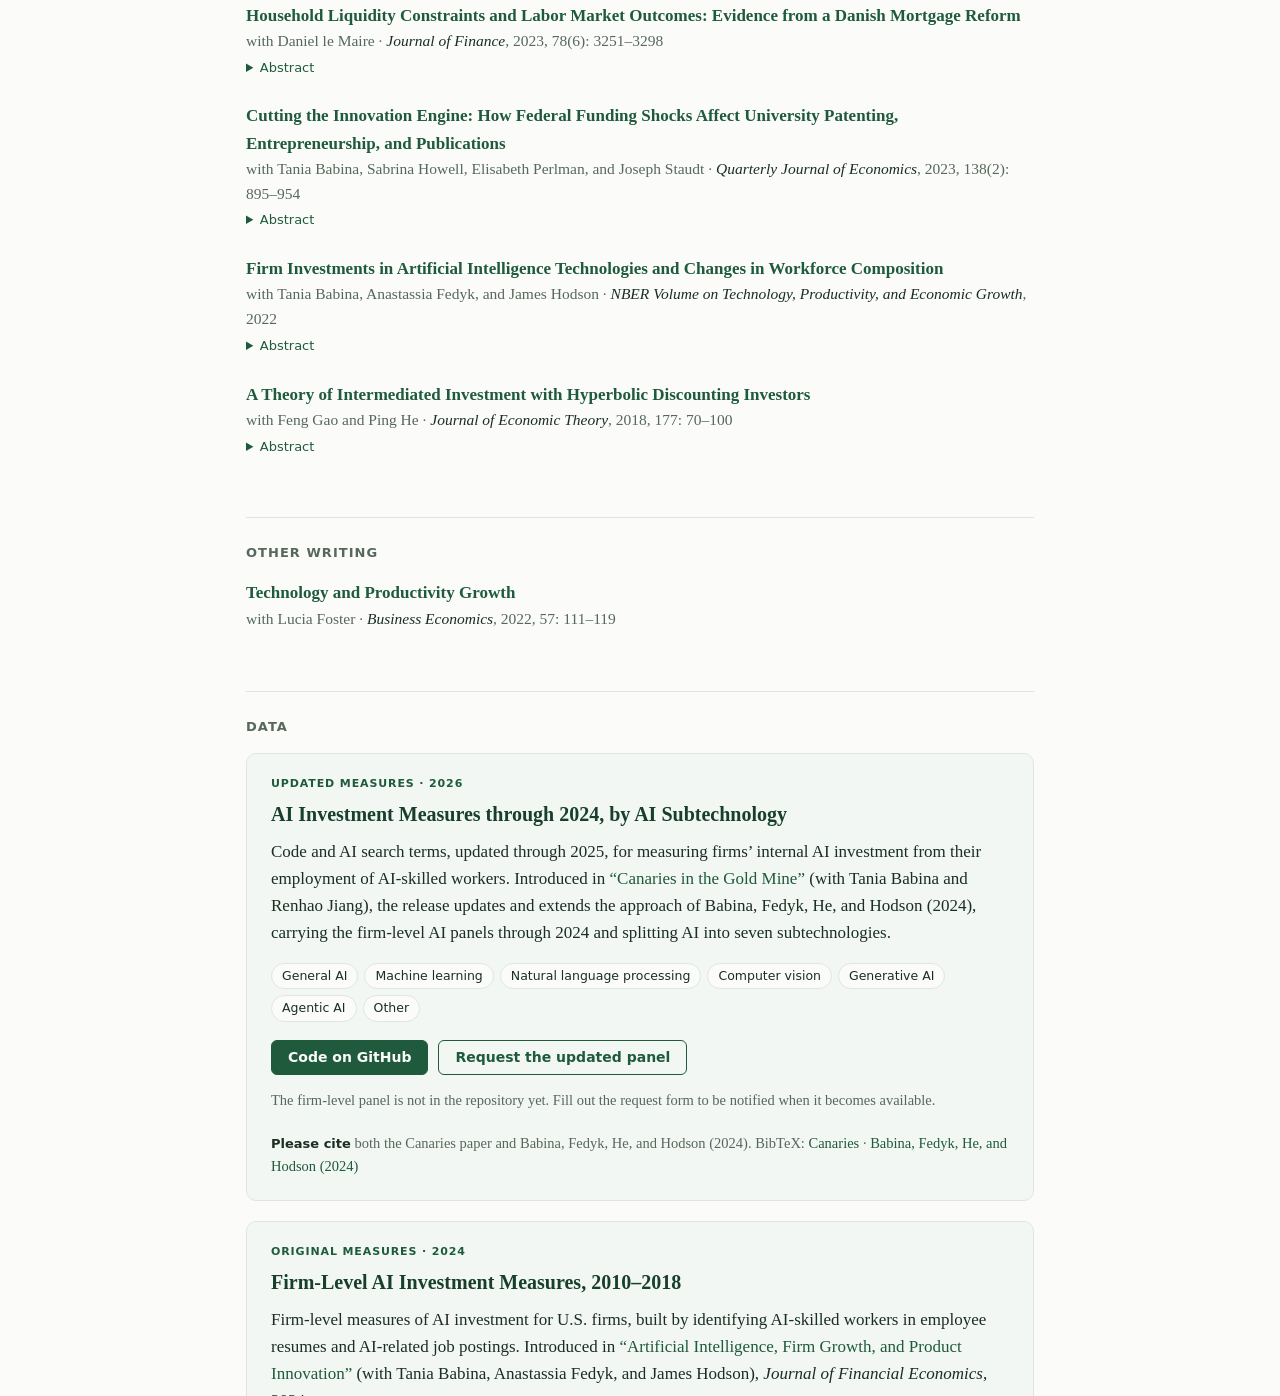
<file: teaching.html>
<!doctype html>
<html lang="en">
<head>
<meta charset="utf-8">
<title>Alex Xi He</title>
<meta http-equiv="refresh" content="0; url=./">
<link rel="canonical" href="./">
</head>
<body><a href="./">Alex Xi He</a></body>
</html>
</file>
<file: style.css>
:root {
  --bg: #fbfcfa;
  --text: #1b2e23;
  --muted: #56675c;
  --rule: #dfe6e0;
  --accent: #1f5a3c;
  --heading: #173f2b;
  --tag-bg: #e8f0ea;
  --nav-bg: #ffffff;
  --nav-text: #3e5a49;
  --nav-strong: #173f2b;
}
@media (prefers-color-scheme: dark) {
  :root {
    --bg: #121714;
    --text: #e2e9e4;
    --muted: #97a69c;
    --rule: #27312b;
    --accent: #8fcaa6;
    --heading: #b5dcc3;
    --tag-bg: #1e2922;
    --nav-bg: #18201b;
    --nav-text: #b9cbbf;
    --nav-strong: #d6eadc;
  }
}
* { box-sizing: border-box; }
html { -webkit-text-size-adjust: 100%; scroll-behavior: smooth; }
body {
  margin: 0;
  background: var(--bg);
  color: var(--text);
  font: 17px/1.6 "Source Serif 4", Georgia, serif;
}
a { color: var(--accent); text-decoration: none; }
a:hover { text-decoration: underline; }
.wrap { max-width: 820px; margin: 0 auto; padding: 0 16px; }

/* Site header and tabs */
.site-head { position: sticky; top: 0; z-index: 10; background: var(--nav-bg); color: var(--nav-text); border-bottom: 1px solid var(--rule); }
.site-head .wrap {
  display: flex; flex-wrap: wrap; align-items: flex-end; justify-content: space-between;
  gap: 8px 24px; padding-top: 18px;
}
.site-name {
  color: var(--nav-strong); font-size: 22px; font-weight: 600; padding-bottom: 14px;
}
.site-name:hover { text-decoration: none; }
.tabs { display: flex; flex-wrap: wrap; gap: 0 4px; font: 500 14px/1 Inter, system-ui, sans-serif; }
.tabs a {
  color: var(--nav-text); opacity: 0.85;
  padding: 12px 12px 14px; border-bottom: 3px solid transparent;
}
.tabs a:hover { opacity: 1; color: var(--nav-strong); text-decoration: none; }
.tabs a.active { opacity: 1; border-bottom-color: var(--nav-strong); font-weight: 600; color: var(--nav-strong); }

main.wrap { padding-top: 40px; padding-bottom: 16px; }
section[id] { scroll-margin-top: 80px; }

/* Home */
.intro { display: flex; gap: 32px; align-items: flex-start; }
.intro img {
  width: 240px; height: auto; border-radius: 4px; flex-shrink: 0;
  border: 1px solid var(--rule);
}
h1 { color: var(--heading); font-size: 34px; font-weight: 600; line-height: 1.15; margin: 0 0 6px; letter-spacing: -0.01em; }
.role { margin: 0 0 16px; }
.contact { color: var(--muted); font: 14px/1.8 Inter, system-ui, sans-serif; margin-top: 20px; }
.contact div { margin: 0; }
.contact .email { font-size: 16px; }
.buttons { display: flex; flex-wrap: wrap; gap: 10px; margin-top: 18px; }
.btn {
  display: inline-block; padding: 8px 16px; border-radius: 6px;
  border: 1px solid var(--accent); color: var(--accent);
  font: 600 14px/1.2 Inter, system-ui, sans-serif;
}
.btn:hover { text-decoration: none; background: var(--tag-bg); }
.btn.primary { background: var(--accent); color: var(--bg); }
.btn.primary:hover { background: var(--heading); border-color: var(--heading); }

/* Sections */
section { padding: 28px 0 8px; border-top: 1px solid var(--rule); margin-top: 28px; }
main > section:first-child { border-top: 0; padding-top: 0; margin-top: 0; }
h2 {
  font: 600 13px/1 Inter, system-ui, sans-serif;
  text-transform: uppercase; letter-spacing: 0.08em;
  color: var(--muted); margin: 0 0 20px;
}
h3 { color: var(--heading); font-size: 17px; font-weight: 600; margin: 0 0 6px; }

/* Data */
.dataset {
  border: 1px solid var(--rule); border-radius: 10px;
  padding: 22px 24px; background: color-mix(in srgb, var(--tag-bg) 45%, var(--bg));
}
.dataset + .dataset { margin-top: 20px; }
.dataset h3 { font-size: 20px; margin-bottom: 8px; }
.kicker {
  font: 600 11px/1.4 Inter, system-ui, sans-serif; text-transform: uppercase;
  letter-spacing: 0.08em; color: var(--accent); margin-bottom: 6px;
}
.chips { list-style: none; padding: 0; margin: 0 0 16px; display: flex; flex-wrap: wrap; gap: 6px; }
.chips li {
  padding: 3px 10px; border-radius: 999px; border: 1px solid var(--rule); background: var(--bg);
  font: 500 12.5px/1.5 Inter, system-ui, sans-serif; color: var(--text);
}
.dataset .note { margin: 14px 0 0; font-size: 14.5px; color: var(--muted); }
.dataset > p { margin: 0 0 16px; }
.dataset .cite { margin: 20px 0 0; font-size: 14.5px; color: var(--muted); }
.cite span { font: 600 13px/1.4 Inter, system-ui, sans-serif; color: var(--text); }

/* Discussions */
.discussions { list-style: none; padding: 0; margin: 0 0 8px; }
.year { font-size: 15px; color: var(--muted); margin: 6px 0 12px; }
.discussions li { margin: 0 0 18px; }
.discussions .title { font-weight: 600; }
.discussions .meta { color: var(--muted); font-size: 15.5px; }
.discussions .venue { font-style: italic; color: var(--text); }

/* Papers */
.paper { margin: 0 0 24px; }
.paper .title { font-weight: 600; }
.paper .meta { color: var(--muted); font-size: 15.5px; }
.paper .venue { font-style: italic; color: var(--text); }
.paper .award { color: var(--accent); font-size: 15.5px; }
.links { margin-top: 4px; font: 500 13px/1.6 Inter, system-ui, sans-serif; display: flex; flex-wrap: wrap; gap: 4px 14px; }
details { margin-top: 4px; }
summary {
  cursor: pointer; color: var(--accent); width: fit-content;
  font: 500 13px/1.6 Inter, system-ui, sans-serif;
}
details p { margin: 8px 0 0; font-size: 15.5px; color: var(--text); border-left: 2px solid var(--rule); padding-left: 14px; }

.tag {
  display: inline-block; margin-left: 6px; padding: 1px 8px;
  border-radius: 999px; background: var(--tag-bg); color: var(--muted);
  font: 500 12px/1.6 Inter, system-ui, sans-serif; vertical-align: 2px;
}
ul.plain { list-style: none; padding: 0; margin: 0 0 20px; }
ul.plain li { margin: 0 0 6px; }
.muted { color: var(--muted); }

footer {
  border-top: 1px solid var(--rule); margin-top: 32px; padding: 20px 0 40px;
  color: var(--muted); font: 13px/1.6 Inter, system-ui, sans-serif;
}

@media (max-width: 600px) {
  body { font-size: 16px; }
  .intro { flex-direction: column; gap: 20px; }
  .intro img { width: 180px; }
  h1 { font-size: 28px; }
  .tabs a { padding: 10px 8px 12px; }
  main.wrap { padding-top: 28px; }
  .dataset { padding: 18px 16px; }
}
</file>
